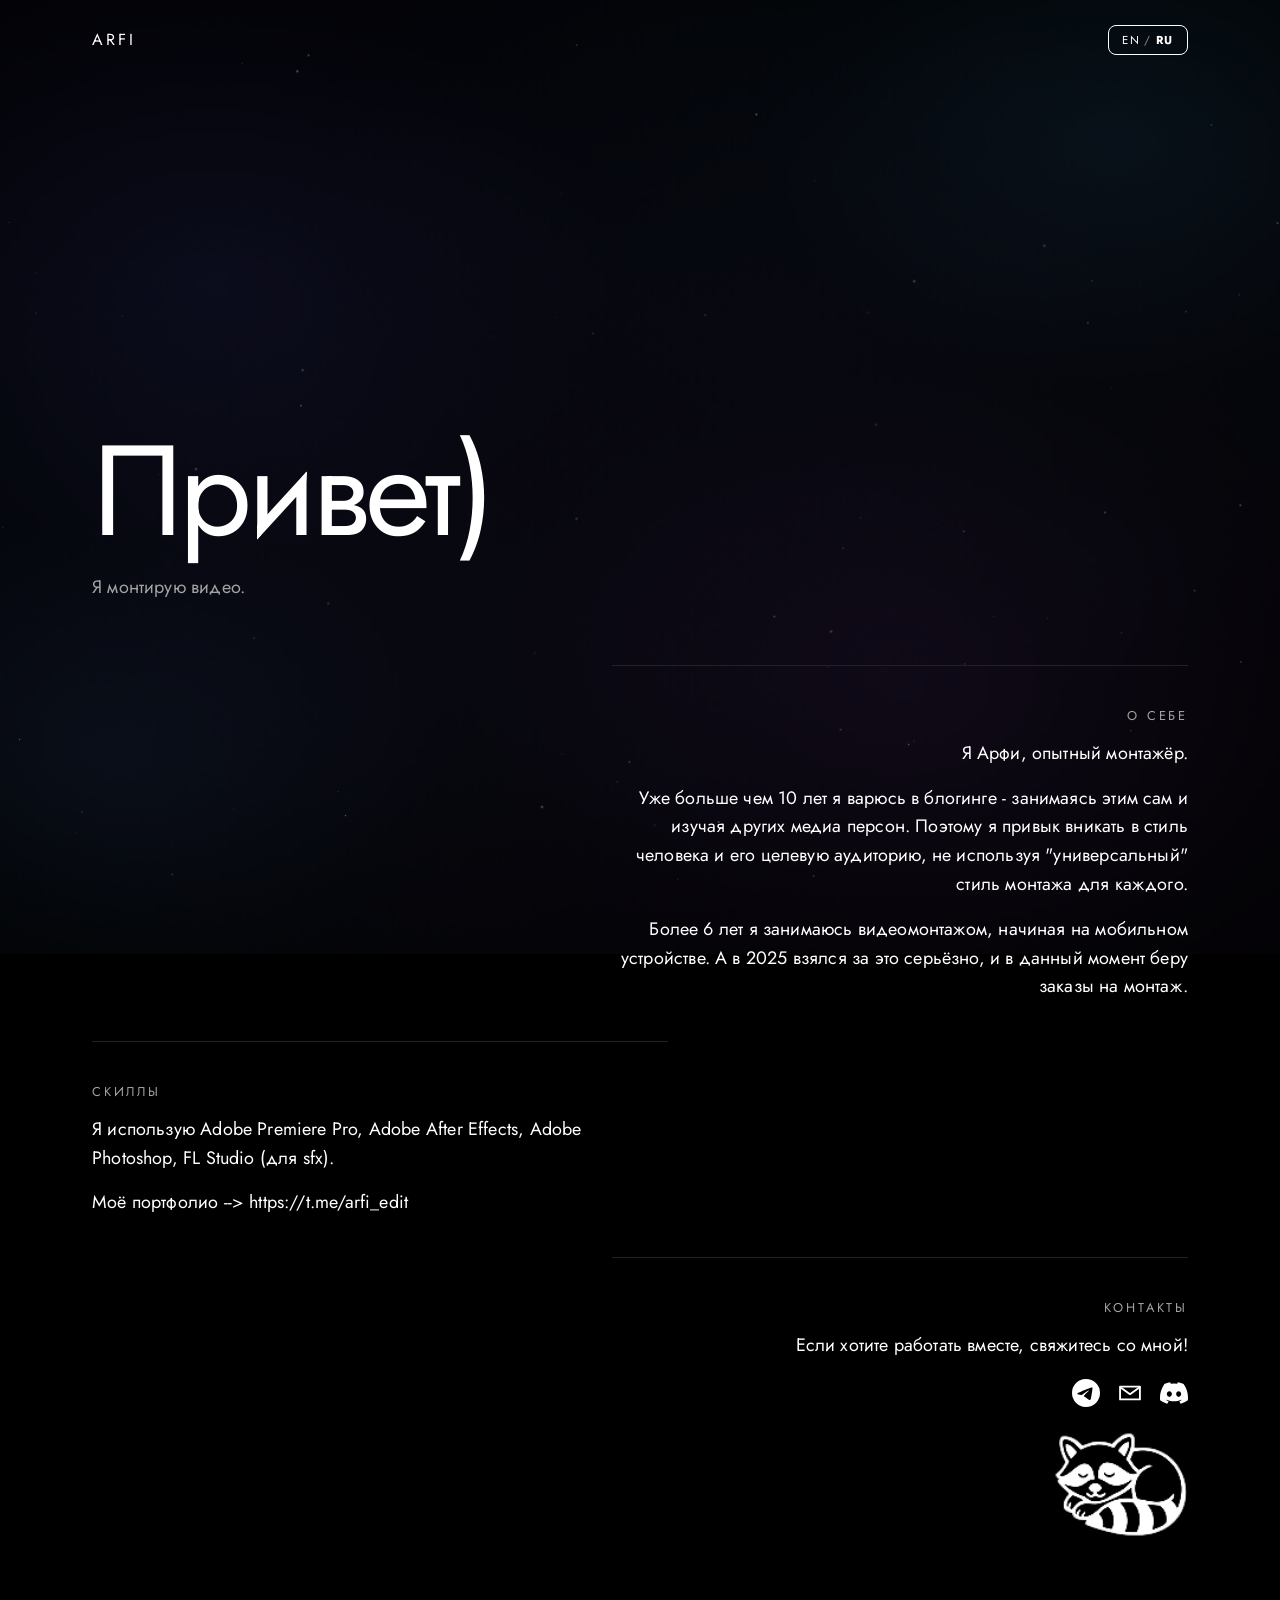
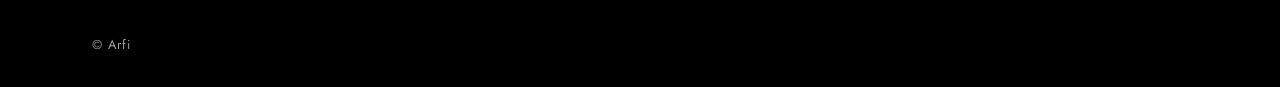
<file: index.html>
<!DOCTYPE html>
<html lang="ru">
  <head>
    <meta charset="UTF-8" />
    <meta name="viewport" content="width=device-width, initial-scale=1.0" />
    <title>Arfi — видеомонтаж</title>
    <meta
      name="description"
      content="Арфи — монтажёр видео. 6+ лет опыта, Adobe Premiere Pro, After Effects, Photoshop. Портфолио и приём заказов на монтаж."
    />
    <meta name="theme-color" content="#000000" />
    <link rel="icon" href="raccoon.png" type="image/png" />

    <meta property="og:type" content="website" />
    <meta property="og:title" content="Arfi — видеомонтаж" />
    <meta
      property="og:description"
      content="Арфи — монтажёр видео. 6+ лет опыта, Adobe Premiere Pro, After Effects, Photoshop. Портфолио и приём заказов на монтаж."
    />
    <meta property="og:image" content="raccoon.png" />
    <meta property="og:locale" content="ru_RU" />
    <meta property="og:locale:alternate" content="en_US" />
    <meta name="twitter:card" content="summary" />

    <link rel="preconnect" href="https://fonts.googleapis.com" />
    <link rel="preconnect" href="https://fonts.gstatic.com" crossorigin />
    <link
      href="https://fonts.googleapis.com/css2?family=Jost:wght@400;700&display=swap"
      rel="stylesheet"
    />
    <link rel="stylesheet" href="styles.css" />
    <script src="effects.js" defer></script>
  </head>
  <body>
    <canvas id="fx-fog" class="fx" aria-hidden="true"></canvas>
    <canvas id="fx-dust" class="fx" aria-hidden="true"></canvas>

    <header class="site-header">
      <a class="logo" href="#">Arfi</a>
      <nav class="nav" aria-label="Language">
        <button
          type="button"
          class="lang-toggle"
          id="lang-toggle"
          aria-label="Language"
        >
          <span data-lang="en">EN</span>
          <span class="lang-sep" aria-hidden="true">/</span>
          <span data-lang="ru" class="is-active">RU</span>
        </button>
      </nav>
    </header>

    <main>
      <section class="hero">
        <h1 data-i18n="headline">Привет)</h1>
        <p class="lede" data-i18n="lede">Я монтирую видео.</p>
      </section>

      <section class="block align-end" id="about">
        <h2 data-i18n="aboutTitle">О себе</h2>
        <div data-i18n-paras="aboutBody">
          <p>Я Арфи, опытный монтажёр.</p>
          <p>
            Уже больше чем 10 лет я варюсь в блогинге - занимаясь этим сам и
            изучая других медиа персон. Поэтому я привык вникать в стиль
            человека и его целевую аудиторию, не используя "универсальный" 
            монтаж для каждого.
          </p>
          <p>
            Более 6 лет я занимаюсь видеомонтажом, начиная на мобильном
            устройстве. В 2025 взялся за это серьёзно, и в
            данный момент беру заказы на монтаж.
          </p>
        </div>
      </section>

      <section class="block align-start" id="skills">
        <h2 data-i18n="skillsTitle">Скиллы</h2>
        <div data-i18n-paras="skillsBody">
          <p>
            Я использую Adobe Premiere Pro, Adobe After Effects, Adobe
            Photoshop, FL Studio (для sfx).
          </p>
          <p>
            Моё портфолио --> <a href="https://t.me/arfi_edit">https://t.me/arfi_edit</a>
          </p>
        </div>
      </section>

      <section class="contact-card align-end" id="contact" data-i18n-attr="aria-label:contactsLabel" aria-label="Контакты">
        <h2 data-i18n="contactsTitle">Контакты</h2>
        <p class="contact-copy" data-i18n="contactsBody">
          Если хотите работать вместе, свяжитесь со мной!
        </p>
        <div class="contacts">
        <a
          class="icon-link"
          href="https://t.me/Arfi1i"
          target="_blank"
          rel="noopener noreferrer"
          data-i18n-attr="aria-label:telegramLabel"
          aria-label="Telegram"
        >
          <svg viewBox="0 0 24 24" aria-hidden="true">
            <path
              fill="currentColor"
              d="M11.944 0A12 12 0 0 0 0 12a12 12 0 0 0 12 12 12 12 0 0 0 12-12A12 12 0 0 0 12 0a12 12 0 0 0-.056 0zm4.962 7.224c.1-.002.321.023.465.14a.506.506 0 0 1 .171.325c.016.093.036.306.02.472-.18 1.898-.962 6.502-1.36 8.627-.168.9-.499 1.201-.82 1.23-.696.065-1.225-.46-1.9-.902-1.056-.693-1.653-1.124-2.678-1.8-1.185-.78-.417-1.21.258-1.91.177-.184 3.247-2.977 3.307-3.23.007-.032.014-.15-.056-.212s-.174-.041-.249-.024c-.106.024-1.793 1.14-5.061 3.345-.48.33-.913.49-1.302.48-.428-.008-1.252-.241-1.865-.44-.752-.245-1.349-.374-1.297-.789.027-.216.325-.437.893-.663 3.498-1.524 5.83-2.529 6.998-3.014 3.332-1.386 4.025-1.627 4.476-1.635z"
            />
          </svg>
        </a>
        <a
          class="icon-link"
          href="mailto:arrrfi1i@gmail.com"
          data-i18n-attr="aria-label:emailLabel"
          aria-label="Email"
        >
          <svg viewBox="0 0 24 24" aria-hidden="true">
            <path
              fill="none"
              stroke="currentColor"
              stroke-width="1.6"
              stroke-linejoin="round"
              d="M3.5 6.5h17v11h-17z"
            />
            <path
              fill="none"
              stroke="currentColor"
              stroke-width="1.6"
              stroke-linecap="round"
              stroke-linejoin="round"
              d="M4 7.2 12 13l8-5.8"
            />
          </svg>
        </a>
        <a
          class="icon-link"
          href="https://discord.com/users/1107231272473993296"
          target="_blank"
          rel="noopener noreferrer"
          data-i18n-attr="aria-label:discordLabel"
          aria-label="Discord"
        >
          <svg viewBox="0 0 24 24" aria-hidden="true">
            <path
              fill="currentColor"
              d="M20.317 4.37a19.8 19.8 0 0 0-4.885-1.515.074.074 0 0 0-.079.037c-.21.375-.444.864-.608 1.25a18.3 18.3 0 0 0-5.487 0 12.6 12.6 0 0 0-.617-1.25.077.077 0 0 0-.079-.037A19.7 19.7 0 0 0 3.677 4.37a.07.07 0 0 0-.032.027C.533 9.046-.32 13.58.099 18.057a.082.082 0 0 0 .031.057 19.9 19.9 0 0 0 5.993 3.03.078.078 0 0 0 .084-.028 14 14 0 0 0 1.226-1.994.076.076 0 0 0-.041-.106 13.1 13.1 0 0 1-1.872-.892.077.077 0 0 1-.008-.128 10.2 10.2 0 0 0 .372-.292.074.074 0 0 1 .077-.01c3.928 1.793 8.18 1.793 12.062 0a.074.074 0 0 1 .078.01c.12.098.246.198.373.292a.077.077 0 0 1-.006.127 12.3 12.3 0 0 1-1.873.892.077.077 0 0 0-.041.107c.36.698.772 1.362 1.225 1.993a.076.076 0 0 0 .084.028 19.8 19.8 0 0 0 6.002-3.03.077.077 0 0 0 .032-.054c.5-5.177-.838-9.674-3.549-13.66a.06.06 0 0 0-.031-.03zM8.02 15.331c-1.183 0-2.157-1.085-2.157-2.419 0-1.333.956-2.419 2.157-2.419 1.211 0 2.176 1.096 2.157 2.42 0 1.333-.956 2.418-2.157 2.418m7.975 0c-1.183 0-2.157-1.085-2.157-2.419 0-1.333.955-2.419 2.157-2.419 1.21 0 2.176 1.096 2.157 2.42 0 1.333-.946 2.418-2.157 2.418"
            />
          </svg>
        </a>
        </div>
        <img
          class="raccoon"
          src="raccoon.png"
          alt=""
          width="115"
          height="91"
        />
      </section>
    </main>

    <footer class="site-footer">
      <p data-i18n="footer">© Arfi</p>
    </footer>

    <script src="script.js"></script>
  </body>
</html>
</file>
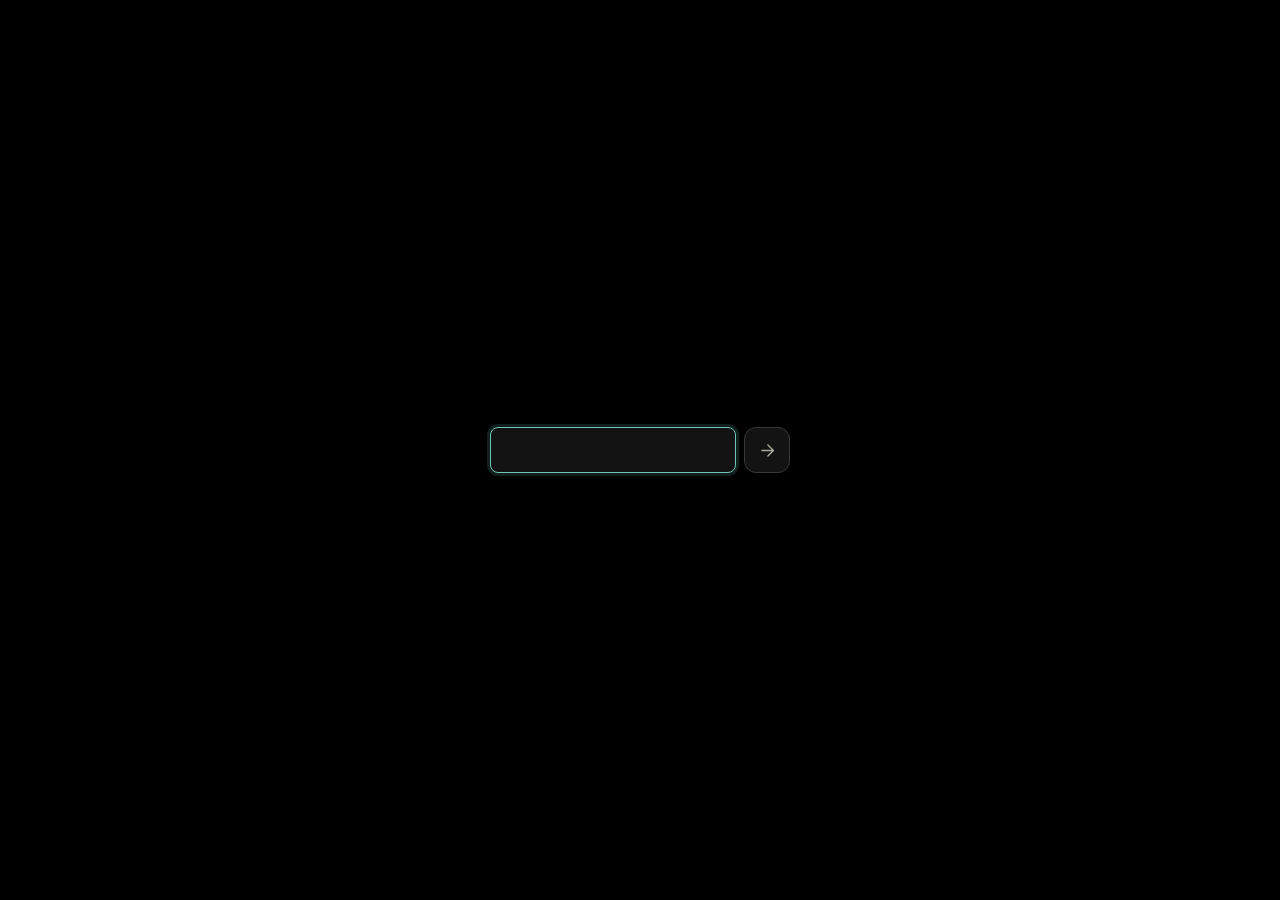
<file: byak/index.html>
<!doctype html>
<html lang="ru">
<head>
<meta charset="utf-8">
<meta name="viewport" content="width=device-width, initial-scale=1, viewport-fit=cover">
<title>byak</title>
<meta name="robots" content="noindex, nofollow">
<meta name="theme-color" content="#f4f1ea" media="(prefers-color-scheme: light)">
<meta name="theme-color" content="#12140f" media="(prefers-color-scheme: dark)">
<meta name="mobile-web-app-capable" content="yes">
<meta name="apple-mobile-web-app-capable" content="yes">
<meta name="apple-mobile-web-app-status-bar-style" content="default">
<meta name="apple-mobile-web-app-title" content="byak">
<link rel="manifest" href="./manifest.webmanifest">
<link rel="apple-touch-icon" href="./icons/apple-touch-icon.png">
<link rel="stylesheet" href="./styles.css?v=1795445576">
<script>
  // Тема применяется до первой отрисовки — без вспышки белого
  (function () {
    var saved = null;
    try { saved = localStorage.getItem('byak.theme'); } catch (e) {}
    var theme = saved || 'auto';
    document.documentElement.dataset.theme = theme;
  })();
</script>
</head>
<body>

<div class="gate" id="gate" hidden>
  <form class="gate__card" id="gate-form" autocomplete="off">
    <input class="gate__input" id="gate-input" type="password" inputmode="text"
           autocomplete="current-password" autocapitalize="off" spellcheck="false"
           enterkeyhint="go" aria-label="Код доступа" required>
    <button class="gate__submit" type="submit" aria-label="Войти">
      <svg viewBox="0 0 24 24" aria-hidden="true"><path d="M5 12h13.5M12.5 5l7 7-7 7"/></svg>
    </button>
    <p class="gate__error" id="gate-error" role="alert" hidden>Нет.</p>
  </form>
</div>

<div class="shell" id="shell" hidden>

  <header class="topbar">
    <div class="topbar__text">
      <p class="eyebrow" id="eyebrow">Сегодня</p>
      <h1 class="display" id="heading">byak</h1>
    </div>
    <div class="topbar__actions">
      <button class="icon-btn" id="theme-btn" type="button" aria-label="Сменить тему" title="Сменить тему">
        <svg class="icon icon--sun" viewBox="0 0 24 24" aria-hidden="true"><circle cx="12" cy="12" r="4.2"/><path d="M12 2.5v2M12 19.5v2M2.5 12h2M19.5 12h2M5.2 5.2l1.4 1.4M17.4 17.4l1.4 1.4M18.8 5.2l-1.4 1.4M6.6 17.4l-1.4 1.4"/></svg>
        <svg class="icon icon--moon" viewBox="0 0 24 24" aria-hidden="true"><path d="M20 14.5A8.5 8.5 0 019.5 4a8.5 8.5 0 1010.5 10.5z"/></svg>
        <svg class="icon icon--auto" viewBox="0 0 24 24" aria-hidden="true"><circle cx="12" cy="12" r="8.5"/><path d="M12 3.5a8.5 8.5 0 000 17z" fill="currentColor" stroke="none"/></svg>
      </button>
    </div>
  </header>

  <p class="offline-note" id="offline-note" hidden>Нет сети. Отметки сохранятся и уйдут, когда связь вернётся.</p>
  <p class="offline-note offline-note--error" id="error-note" hidden>
    <span id="error-text">Не удалось загрузить данные.</span>
    <button class="link-btn" id="retry-btn" type="button">Повторить</button>
  </p>
  <p class="demo-note" id="demo-note" hidden>
    Демо-режим: показаны примеры. Заполните <code>config.js</code> ключами Supabase — данные появятся сами.
  </p>

  <main class="views" id="views">

    <!-- view -->
    <section class="view" id="view-tasks" aria-labelledby="heading">
      <div class="summary" id="summary"></div>
      <div class="segmented" role="tablist" aria-label="Фильтр дел">
        <button class="segmented__btn is-active" data-filter="active" role="tab" aria-selected="true">Активные</button>
        <button class="segmented__btn" data-filter="all" role="tab" aria-selected="false">Все</button>
        <button class="segmented__btn" data-filter="done" role="tab" aria-selected="false">Сделано</button>
      </div>
      <div id="tasks-list" class="stack"></div>
    </section>

    <!-- view -->
    <section class="view" id="view-diary" hidden aria-labelledby="heading">
      <div id="diary-list" class="stack"></div>
    </section>

    <!-- view -->
    <section class="view" id="view-reports" hidden aria-labelledby="heading">
      <div id="reports-list" class="stack"></div>
    </section>

  </main>

  <nav class="tabbar" aria-label="Разделы">
    <button class="tabbar__btn is-active" data-view="tasks" type="button" aria-label="Раздел 1">
      <svg class="tabbar__icon" viewBox="0 0 24 24" aria-hidden="true"><path d="M4.5 6.5l2 2 3.5-4M4.5 13.5l2 2 3.5-4M13.5 7h6M13.5 14h6M13.5 20h6M4.5 19.5h5"/></svg>
    </button>
    <button class="tabbar__btn" data-view="diary" type="button" aria-label="Раздел 2">
      <svg class="tabbar__icon" viewBox="0 0 24 24" aria-hidden="true"><path d="M5 4.5h9.5A2.5 2.5 0 0117 7v13H7.5A2.5 2.5 0 015 17.5v-13z"/><path d="M17 8.5h2v11.5h-2M8.5 9h5M8.5 12.5h5"/></svg>
    </button>
    <button class="tabbar__btn" data-view="reports" type="button" aria-label="Раздел 3">
      <svg class="tabbar__icon" viewBox="0 0 24 24" aria-hidden="true"><path d="M6 20V10M12 20V4.5M18 20v-6.5"/></svg>
    </button>
  </nav>

</div>

<div class="modal" id="modal" hidden>
  <div class="modal__scrim" data-close="1"></div>
  <div class="modal__sheet" role="dialog" aria-modal="true" aria-labelledby="modal-title">
    <div class="modal__grab" aria-hidden="true"></div>
    <div class="modal__head">
      <div class="modal__headText">
        <p class="eyebrow" id="modal-meta"></p>
        <h2 class="modal__title" id="modal-title"></h2>
      </div>
      <button class="icon-btn icon-btn--ghost" id="modal-close" type="button" aria-label="Закрыть">
        <svg class="icon" viewBox="0 0 24 24" aria-hidden="true"><path d="M6 6l12 12M18 6L6 18"/></svg>
      </button>
    </div>
    <div class="modal__body prose" id="modal-body"></div>
  </div>
</div>

<div class="toast" id="toast" role="status" aria-live="polite" hidden></div>

<script src="./vendor/supabase.js" defer></script>
<script src="./config.js?v=1795445576" defer></script>
<script src="./app.js?v=1795445576" defer></script>
</body>
</html>
</file>
<file: styles.css>
:root {
  color-scheme: dark;
  --bg: #000;
  --fg: #fff;
  --muted: #a3a3a3;
}

*,
*::before,
*::after {
  box-sizing: border-box;
}

html,
body {
  margin: 0;
  min-height: 100%;
}

body {
  background: var(--bg);
  color: var(--fg);
  font-family: Jost, sans-serif;
  font-size: 1.125rem;
  line-height: 1.6;
  letter-spacing: 0.01em;
}

a {
  color: inherit;
  text-decoration: none;
}

.site-header {
  display: flex;
  align-items: center;
  justify-content: space-between;
  padding: 1.5rem 1.75rem;
  max-width: 72rem;
  margin: 0 auto;
  position: relative;
  z-index: 1;
}

/* Ambient background: barely-there nebula + drifting dust */
.fx {
  position: fixed;
  inset: 0;
  width: 100%;
  height: 100%;
  pointer-events: none;
  z-index: 0;
}

#fx-fog {
  opacity: 0.38;
  transform: scale(1.12);
  transform-origin: center;
}

#fx-dust {
  opacity: 0.85;
}

main,
.site-footer {
  position: relative;
  z-index: 1;
}

.logo {
  font-size: 1rem;
  letter-spacing: 0.18em;
  text-transform: uppercase;
}

.lang-toggle {
  appearance: none;
  display: inline-flex;
  align-items: center;
  gap: 0.35em;
  background: transparent;
  border: 1px solid var(--fg);
  border-radius: 0.5rem;
  color: var(--fg);
  cursor: pointer;
  font-family: inherit;
  font-size: 0.72rem;
  font-weight: 400;
  letter-spacing: 0.12em;
  padding: 0.4rem 0.85rem;
  text-transform: uppercase;
}

.lang-toggle:focus-visible {
  outline: 2px solid var(--fg);
  outline-offset: 3px;
}

.lang-toggle [data-lang] {
  font-weight: 400;
}

.lang-toggle [data-lang].is-active {
  font-weight: 700;
}

.lang-sep {
  font-weight: 400;
  opacity: 0.55;
}

main {
  max-width: 72rem;
  margin: 0 auto;
  padding: 4rem 1.75rem 6rem;
}

.hero {
  min-height: 58vh;
  display: flex;
  flex-direction: column;
  justify-content: flex-end;
  padding-bottom: 4rem;
}

h1 {
  margin: 0;
  font-size: clamp(3.5rem, 12vw, 8rem);
  font-weight: 400;
  letter-spacing: -0.04em;
  line-height: 0.9;
}

.lede {
  margin: 1.5rem 0 0;
  max-width: 28rem;
  color: var(--muted);
}

.block {
  border-top: 1px solid #222;
  padding: 2.5rem 0;
  max-width: 36rem;
}

.align-end {
  margin-left: auto;
  text-align: right;
}

.align-start {
  margin-right: auto;
  text-align: left;
}

h2 {
  margin: 0 0 0.75rem;
  font-size: 0.8rem;
  font-weight: 400;
  letter-spacing: 0.22em;
  text-transform: uppercase;
  color: var(--muted);
}

.block p {
  margin: 0;
}

.block p + p {
  margin-top: 1rem;
}

.contact-card {
  border-top: 1px solid #222;
  padding: 2.5rem 0 0;
  max-width: 36rem;
}

.contact-copy {
  margin: 0 0 1.25rem;
}

.contacts {
  display: flex;
  gap: 1rem;
  justify-content: flex-end;
}

.raccoon {
  display: block;
  margin: 1.5rem 0 0 auto;
  width: 8.5rem;
  height: auto;
  aspect-ratio: 115 / 91;
}

.icon-link {
  display: inline-flex;
  color: var(--fg);
  width: 1.75rem;
  height: 1.75rem;
}

.icon-link svg {
  width: 100%;
  height: 100%;
  display: block;
}

.icon-link:hover,
.icon-link:focus-visible {
  opacity: 0.55;
  outline: none;
}

.site-footer {
  max-width: 72rem;
  margin: 0 auto;
  padding: 0 1.75rem 2rem;
  color: var(--muted);
  font-size: 0.8rem;
  letter-spacing: 0.08em;
}

.site-footer p {
  margin: 0;
}
</file>
<file: byak/styles.css>
/* ============================================================
   byak — styles
   Warm paper, deep green accent, large tap targets.
   ============================================================ */

/* ---------- tokens ---------- */
:root {
  color-scheme: light;

  --bg: #f5f2ea;
  --bg-deep: #efeade;
  --surface: #fffdf8;
  --surface-2: #eeeade;
  --surface-3: #e6e1d3;
  --ink: #1d2018;
  --ink-soft: #565c50;
  --muted: #666c5e;
  --line: #e2dccd;
  --line-strong: #d3ccba;

  --accent: #1f6b5e;
  --accent-hover: #185548;
  --accent-soft: #dcebe5;
  --accent-ink: #ffffff;
  --gold: #a97c31;
  --danger: #a4462f;

  --shadow-sm: 0 1px 2px rgb(35 38 28 / .05);
  --shadow-md: 0 2px 4px rgb(35 38 28 / .05), 0 10px 24px -12px rgb(35 38 28 / .18);
  --shadow-lg: 0 24px 60px -24px rgb(20 24 16 / .35);

  --radius-sm: 10px;
  --radius: 16px;
  --radius-lg: 22px;
  --radius-xl: 28px;

  --font-sans: -apple-system, BlinkMacSystemFont, "Segoe UI", Roboto, "Helvetica Neue", Arial, sans-serif;
  --font-serif: "Iowan Old Style", "Palatino Linotype", Palatino, "Book Antiqua", Georgia, serif;

  --pad: clamp(16px, 4.6vw, 24px);
  --tabbar-h: 64px;
  --ease: cubic-bezier(.32, .72, 0, 1);
}

html[data-theme="dark"] {
  color-scheme: dark;

  --bg: #0f120f;
  --bg-deep: #0b0e0b;
  --surface: #181b17;
  --surface-2: #20241f;
  --surface-3: #282d27;
  --ink: #eceadd;
  --ink-soft: #a9ada0;
  --muted: #858a7d;
  --line: #2a2f29;
  --line-strong: #3a4038;

  --accent: #6ec5b1;
  --accent-hover: #86d7c3;
  --accent-soft: #1d302a;
  --accent-ink: #0d1a16;
  --gold: #d0a860;
  --danger: #e28a71;

  --shadow-sm: 0 1px 2px rgb(0 0 0 / .3);
  --shadow-md: 0 2px 6px rgb(0 0 0 / .3), 0 14px 30px -14px rgb(0 0 0 / .6);
  --shadow-lg: 0 30px 70px -30px rgb(0 0 0 / .8);
}

@media (prefers-color-scheme: dark) {
  html[data-theme="auto"] {
    color-scheme: dark;
    --bg: #0f120f;
    --bg-deep: #0b0e0b;
    --surface: #181b17;
    --surface-2: #20241f;
    --surface-3: #282d27;
    --ink: #eceadd;
    --ink-soft: #a9ada0;
    --muted: #858a7d;
    --line: #2a2f29;
    --line-strong: #3a4038;
    --accent: #6ec5b1;
    --accent-hover: #86d7c3;
    --accent-soft: #1d302a;
    --accent-ink: #0d1a16;
    --gold: #d0a860;
    --danger: #e28a71;
    --shadow-sm: 0 1px 2px rgb(0 0 0 / .3);
    --shadow-md: 0 2px 6px rgb(0 0 0 / .3), 0 14px 30px -14px rgb(0 0 0 / .6);
    --shadow-lg: 0 30px 70px -30px rgb(0 0 0 / .8);
  }
}

/* ---------- base ---------- */
*, *::before, *::after { box-sizing: border-box; }

[hidden] { display: none !important; }

html { -webkit-text-size-adjust: 100%; }

body {
  margin: 0;
  min-height: 100dvh;
  background-color: var(--bg);
  background-image:
    radial-gradient(120% 70% at 100% 0%, color-mix(in srgb, var(--accent) 7%, transparent), transparent 60%),
    radial-gradient(90% 60% at -10% 10%, color-mix(in srgb, var(--gold) 8%, transparent), transparent 55%);
  background-attachment: fixed;
  color: var(--ink);
  font-family: var(--font-sans);
  font-size: 16px;
  line-height: 1.5;
  -webkit-font-smoothing: antialiased;
  -webkit-tap-highlight-color: transparent;
  overscroll-behavior-y: none;
}

h1, h2, h3, p { margin: 0; }
button { font: inherit; color: inherit; }

.icon {
  width: 22px; height: 22px;
  fill: none;
  stroke: currentColor;
  stroke-width: 1.6;
  stroke-linecap: round;
  stroke-linejoin: round;
}

.shell {
  max-width: 640px;
  margin: 0 auto;
  padding: 0 var(--pad) calc(var(--tabbar-h) + 40px + env(safe-area-inset-bottom));
}

/* ---------- top bar ---------- */
.topbar {
  position: sticky;
  top: 0;
  z-index: 20;
  display: flex;
  align-items: flex-start;
  gap: 12px;
  padding: calc(14px + env(safe-area-inset-top)) 0 12px;
  background: linear-gradient(to bottom, var(--bg) 60%, color-mix(in srgb, var(--bg) 70%, transparent));
  backdrop-filter: blur(8px);
}

.topbar__text { flex: 1; min-width: 0; }
.topbar__actions { display: flex; gap: 8px; padding-top: 4px; }

.eyebrow {
  font-size: 12px;
  font-weight: 600;
  letter-spacing: .1em;
  text-transform: uppercase;
  color: var(--muted);
}

.display {
  font-family: var(--font-serif);
  font-size: clamp(27px, 7.4vw, 34px);
  font-weight: 600;
  letter-spacing: -.015em;
  line-height: 1.15;
  margin-top: 2px;
}

.icon-btn {
  display: grid;
  place-items: center;
  width: 42px; height: 42px;
  border: 1px solid var(--line);
  border-radius: 13px;
  background: var(--surface);
  color: var(--ink-soft);
  box-shadow: var(--shadow-sm);
  cursor: pointer;
  transition: background .18s var(--ease), color .18s var(--ease), transform .18s var(--ease);
}
.icon-btn:active { transform: scale(.94); }
.icon-btn:hover { color: var(--ink); background: var(--surface-2); }
.icon-btn--ghost { border-color: transparent; background: transparent; box-shadow: none; }

.icon--sun, .icon--moon, .icon--auto { display: none; }
html[data-theme="light"] .icon--sun { display: block; }
html[data-theme="dark"] .icon--moon { display: block; }
html[data-theme="auto"] .icon--auto { display: block; }

/* ---------- notices ---------- */
.offline-note, .demo-note {
  margin: 4px 0 14px;
  padding: 10px 14px;
  border-radius: var(--radius-sm);
  font-size: 13px;
  line-height: 1.45;
  color: var(--ink-soft);
  background: var(--surface-2);
  border: 1px dashed var(--line-strong);
}
.offline-note { background: color-mix(in srgb, var(--gold) 12%, var(--surface)); border-color: color-mix(in srgb, var(--gold) 34%, var(--line)); }
.offline-note--error {
  display: flex;
  align-items: center;
  justify-content: space-between;
  gap: 12px;
  background: color-mix(in srgb, var(--danger) 10%, var(--surface));
  border-color: color-mix(in srgb, var(--danger) 30%, var(--line));
  color: color-mix(in srgb, var(--danger) 80%, var(--ink));
}
.link-btn {
  flex: none;
  padding: 3px 8px;
  border: 1px solid currentColor;
  border-radius: 8px;
  background: transparent;
  font-size: 12.5px;
  font-weight: 650;
  color: inherit;
  cursor: pointer;
}
.link-btn:active { opacity: .7; }

/* Loading skeletons */
.skeleton {
  height: 74px;
  border-radius: var(--radius);
  border: 1px solid var(--line);
  background:
    linear-gradient(100deg,
      color-mix(in srgb, var(--surface) 92%, var(--line)) 30%,
      var(--surface-2) 48%,
      color-mix(in srgb, var(--surface) 92%, var(--line)) 66%);
  background-size: 220% 100%;
  animation: shimmer 1.5s linear infinite;
}
.skeleton--tall { height: 132px; }
@keyframes shimmer {
  from { background-position: 140% 0; }
  to   { background-position: -60% 0; }
}
@media (prefers-reduced-motion: reduce) {
  .skeleton { animation: none; }
}
.demo-note code {
  font-size: 12px;
  padding: 1px 5px;
  border-radius: 5px;
  background: var(--surface-3);
  color: var(--ink);
}

/* ---------- summary ---------- */
.summary {
  display: flex;
  flex-wrap: wrap;
  gap: 8px;
  margin: 6px 0 14px;
}
.summary:empty { display: none; }

.stat {
  display: inline-flex;
  align-items: baseline;
  gap: 6px;
  padding: 7px 12px;
  border-radius: 999px;
  background: var(--surface);
  border: 1px solid var(--line);
  font-size: 13px;
  color: var(--ink-soft);
  box-shadow: var(--shadow-sm);
}
.stat b {
  font-family: var(--font-serif);
  font-size: 16px;
  font-weight: 600;
  color: var(--ink);
  font-variant-numeric: tabular-nums;
}
.stat--hot { border-color: color-mix(in srgb, var(--danger) 30%, var(--line)); }
.stat--hot b { color: var(--danger); }
.stat--good { border-color: color-mix(in srgb, var(--accent) 30%, var(--line)); }
.stat--good b { color: var(--accent); }

/* ---------- filter ---------- */
.segmented {
  display: grid;
  grid-template-columns: repeat(3, 1fr);
  gap: 3px;
  padding: 3px;
  margin-bottom: 20px;
  border-radius: 13px;
  background: var(--surface-2);
  border: 1px solid var(--line);
}
.segmented__btn {
  padding: 9px 6px;
  border: 0;
  border-radius: 10px;
  background: transparent;
  color: var(--ink-soft);
  font-size: 13.5px;
  font-weight: 550;
  cursor: pointer;
  transition: background .2s var(--ease), color .2s var(--ease), box-shadow .2s var(--ease);
}
.segmented__btn.is-active {
  background: var(--surface);
  color: var(--ink);
  box-shadow: var(--shadow-sm);
}

/* ---------- lists ---------- */
.stack { display: flex; flex-direction: column; gap: 10px; }

.group { margin-top: 22px; }
.group:first-child { margin-top: 0; }

.group__head {
  display: flex;
  align-items: center;
  gap: 9px;
  margin-bottom: 9px;
  padding: 0 2px;
}
.group__title {
  font-size: 12px;
  font-weight: 650;
  letter-spacing: .09em;
  text-transform: uppercase;
  color: var(--muted);
}
.group__count {
  font-size: 11px;
  font-variant-numeric: tabular-nums;
  color: var(--muted);
  padding: 1px 7px;
  border-radius: 999px;
  background: var(--surface-2);
}
.group__title--hot { color: var(--danger); }

/* ---------- card ---------- */
.task {
  display: flex;
  align-items: flex-start;
  gap: 13px;
  padding: 13px 15px;
  border-radius: var(--radius);
  background: var(--surface);
  border: 1px solid var(--line);
  box-shadow: var(--shadow-sm);
  cursor: pointer;
  text-align: left;
  width: 100%;
  animation: rise .34s var(--ease) both;
  animation-delay: calc(var(--i, 0) * 26ms);
  transition: border-color .2s var(--ease), transform .16s var(--ease), background .2s var(--ease);
}
.task:hover { border-color: var(--line-strong); }
.task:active { transform: scale(.995); }

@keyframes rise {
  from { opacity: 0; transform: translateY(7px); }
  to   { opacity: 1; transform: none; }
}

.task__check {
  flex: none;
  position: relative;
  width: 25px; height: 25px;
  margin-top: 1px;
  border: 1.6px solid var(--line-strong);
  border-radius: 9px;
  background: var(--surface);
  display: grid;
  place-items: center;
  transition: background .22s var(--ease), border-color .22s var(--ease), transform .18s var(--ease);
}
.task:hover .task__check { border-color: var(--accent); }
.task__check svg {
  width: 15px; height: 15px;
  fill: none;
  stroke: var(--accent-ink);
  stroke-width: 2.6;
  stroke-linecap: round;
  stroke-linejoin: round;
  stroke-dasharray: 18;
  stroke-dashoffset: 18;
  transition: stroke-dashoffset .28s var(--ease) .05s;
}

.task__body { flex: 1; min-width: 0; }

.task__title {
  font-size: 15.5px;
  line-height: 1.38;
  overflow-wrap: anywhere;
}

.task__note {
  margin-top: 3px;
  font-size: 13px;
  line-height: 1.42;
  color: var(--ink-soft);
  display: -webkit-box;
  -webkit-line-clamp: 2;
  -webkit-box-orient: vertical;
  overflow: hidden;
}

.task__meta {
  display: flex;
  flex-wrap: wrap;
  align-items: center;
  gap: 6px;
  margin-top: 7px;
  font-size: 12px;
  color: var(--muted);
}
.chip {
  display: inline-flex;
  align-items: center;
  gap: 4px;
  padding: 2px 8px;
  border-radius: 999px;
  background: var(--surface-2);
  font-size: 11.5px;
  font-weight: 550;
  color: var(--ink-soft);
  white-space: nowrap;
}
.chip--cat { background: var(--accent-soft); color: color-mix(in srgb, var(--accent) 78%, var(--ink)); }
.chip--today { background: color-mix(in srgb, var(--accent) 16%, var(--surface-2)); color: color-mix(in srgb, var(--accent) 85%, var(--ink)); }
.chip--late { background: color-mix(in srgb, var(--danger) 14%, var(--surface-2)); color: color-mix(in srgb, var(--danger) 85%, var(--ink)); }
.chip--prio { background: color-mix(in srgb, var(--gold) 18%, var(--surface-2)); color: color-mix(in srgb, var(--gold) 60%, var(--ink)); }
.chip--id { font-variant-numeric: tabular-nums; }

/* done */
.task.is-done .task__check {
  background: var(--accent);
  border-color: var(--accent);
}
.task.is-done .task__check svg { stroke-dashoffset: 0; }
.task.is-done .task__title {
  color: var(--muted);
  text-decoration: line-through;
  text-decoration-color: color-mix(in srgb, var(--muted) 60%, transparent);
  text-decoration-thickness: 1.5px;
}
.task.is-done .task__note { opacity: .55; }
.task.is-done { background: color-mix(in srgb, var(--surface) 55%, var(--bg)); box-shadow: none; }

/* ---------- long card ---------- */
.entry {
  position: relative;
  padding: 16px 17px 15px 21px;
  border-radius: var(--radius);
  background: var(--surface);
  border: 1px solid var(--line);
  box-shadow: var(--shadow-sm);
  text-align: left;
  width: 100%;
  cursor: pointer;
  animation: rise .34s var(--ease) both;
  animation-delay: calc(var(--i, 0) * 30ms);
  transition: border-color .2s var(--ease);
}
.entry::before {
  content: "";
  position: absolute;
  left: 0; top: 14px; bottom: 14px;
  width: 3px;
  border-radius: 0 3px 3px 0;
  background: var(--accent);
  opacity: .5;
}
.entry:hover { border-color: var(--line-strong); }

.entry__top {
  display: flex;
  align-items: center;
  gap: 8px;
  margin-bottom: 6px;
}
.entry__date {
  font-size: 11.5px;
  font-weight: 650;
  letter-spacing: .07em;
  text-transform: uppercase;
  color: var(--accent);
}
.entry__mood { font-size: 14px; line-height: 1; }
.entry__title {
  font-family: var(--font-serif);
  font-size: 18px;
  font-weight: 600;
  line-height: 1.28;
  margin-bottom: 5px;
}
.entry__body {
  font-size: 14.5px;
  line-height: 1.55;
  color: var(--ink-soft);
  white-space: pre-wrap;
  display: -webkit-box;
  -webkit-line-clamp: 4;
  -webkit-box-orient: vertical;
  overflow: hidden;
}
.entry__tags { display: flex; flex-wrap: wrap; gap: 5px; margin-top: 9px; }

/* ---------- wide card ---------- */
.report {
  padding: 17px 18px;
  border-radius: var(--radius);
  background: var(--surface);
  border: 1px solid var(--line);
  box-shadow: var(--shadow-sm);
  text-align: left;
  width: 100%;
  cursor: pointer;
  animation: rise .34s var(--ease) both;
  animation-delay: calc(var(--i, 0) * 30ms);
  transition: border-color .2s var(--ease);
}
.report:hover { border-color: var(--line-strong); }
.report__meta {
  display: flex;
  align-items: center;
  gap: 7px;
  margin-bottom: 7px;
  font-size: 11.5px;
  font-weight: 600;
  letter-spacing: .06em;
  text-transform: uppercase;
  color: var(--muted);
}
.report__meta .dot { width: 3px; height: 3px; border-radius: 50%; background: currentColor; opacity: .6; }
.report__title {
  font-family: var(--font-serif);
  font-size: 19px;
  font-weight: 600;
  line-height: 1.28;
}
.report__excerpt {
  margin-top: 6px;
  font-size: 14px;
  line-height: 1.5;
  color: var(--ink-soft);
  display: -webkit-box;
  -webkit-line-clamp: 3;
  -webkit-box-orient: vertical;
  overflow: hidden;
}

/* ---------- empty ---------- */
.empty {
  display: grid;
  justify-items: center;
  gap: 12px;
  padding: 46px 20px 40px;
  text-align: center;
  color: var(--muted);
}
.empty__mark {
  display: grid;
  place-items: center;
  width: 62px; height: 62px;
  border-radius: 22px;
  border: 1.5px dashed var(--line-strong);
  color: var(--line-strong);
}
.empty__mark svg { width: 26px; height: 26px; }
.empty__title { font-family: var(--font-serif); font-size: 17px; color: var(--ink-soft); }
.empty__hint { font-size: 13.5px; line-height: 1.5; max-width: 30ch; }

/* ---------- tabs ---------- */
.tabbar {
  position: fixed;
  left: 0; right: 0; bottom: 0;
  z-index: 30;
  display: grid;
  grid-template-columns: repeat(3, 1fr);
  gap: 4px;
  max-width: 640px;
  margin: 0 auto;
  padding: 8px var(--pad) calc(8px + env(safe-area-inset-bottom));
  background: color-mix(in srgb, var(--bg) 82%, transparent);
  backdrop-filter: blur(16px) saturate(1.4);
  border-top: 1px solid var(--line);
}
.tabbar__btn {
  display: grid;
  justify-items: center;
  gap: 3px;
  padding: 7px 4px 6px;
  border: 0;
  border-radius: 12px;
  background: transparent;
  color: var(--muted);
  font-size: 11px;
  font-weight: 600;
  letter-spacing: .01em;
  cursor: pointer;
  transition: color .2s var(--ease), background .2s var(--ease);
}
.tabbar__icon {
  width: 23px; height: 23px;
  fill: none;
  stroke: currentColor;
  stroke-width: 1.65;
  stroke-linecap: round;
  stroke-linejoin: round;
  transition: transform .26s var(--ease);
}
.tabbar__btn.is-active { color: color-mix(in srgb, var(--accent) 82%, var(--ink)); background: var(--accent-soft); }
.tabbar__btn.is-active .tabbar__icon { transform: translateY(-1px) scale(1.04); }

/* ---------- sign-in ---------- */
/* Signed out: solid black, no gradient, even in light theme. */
html.is-gate {
  color-scheme: dark;
  background: #000;
  --bg: #000;
  --bg-deep: #000;
  --surface: #131313;
  --surface-2: #1b1b1b;
  --surface-3: #232323;
  --ink: #eceadd;
  --ink-soft: #a9ada0;
  --muted: #858a7d;
  --line: #242424;
  --line-strong: #383838;
  --accent: #6ec5b1;
  --accent-soft: #1d302a;
  --accent-ink: #0d1a16;
  --danger: #e28a71;
}
html.is-gate body {
  background-color: #000;
  background-image: none;
}

.gate {
  display: grid;
  place-items: center;
  min-height: 100dvh;
  padding: var(--pad);
}
.gate__card {
  display: grid;
  grid-template-columns: minmax(0, 1fr) auto;
  gap: 8px;
  width: min(100%, 300px);
  animation: rise .45s var(--ease) both;
}
.gate__input {
  min-width: 0;
  min-height: 46px;
  padding: 0 14px;
  border: 1.5px solid var(--line-strong);
  border-radius: 12px;
  background: var(--surface);
  color: var(--ink);
  font-family: var(--font-sans);
  font-size: 17px;
  letter-spacing: .14em;
  transition: border-color .18s var(--ease), box-shadow .18s var(--ease);
}
.gate__input:focus {
  outline: none;
  border-color: var(--accent);
  box-shadow: 0 0 0 3px color-mix(in srgb, var(--accent) 16%, transparent);
}
.gate__submit {
  display: grid;
  place-items: center;
  width: 46px;
  height: 46px;
  padding: 0;
  border: 1.5px solid var(--line-strong);
  border-radius: 12px;
  background: var(--surface);
  color: var(--ink-soft);
  cursor: pointer;
  transition: color .18s var(--ease), transform .16s var(--ease), opacity .18s var(--ease);
}
.gate__submit svg {
  width: 19px;
  height: 19px;
  fill: none;
  stroke: currentColor;
  stroke-width: 1.7;
  stroke-linecap: round;
  stroke-linejoin: round;
}
.gate__submit:hover { color: var(--ink); }
.gate__submit:active { transform: scale(.94); }
.gate__submit:disabled { opacity: .5; cursor: default; }
.gate__submit.is-busy svg { animation: gatePulse .9s ease-in-out infinite; }
@keyframes gatePulse {
  0%, 100% { opacity: .3; }
  50% { opacity: 1; }
}
.gate__error {
  grid-column: 1 / -1;
  margin: 2px 0 0;
  text-align: center;
  font-size: 12.5px;
  color: color-mix(in srgb, var(--danger) 85%, var(--ink));
}

/* ---------- sheet ---------- */
.modal { position: fixed; inset: 0; z-index: 60; display: flex; align-items: flex-end; justify-content: center; }
.modal[hidden] { display: none; }
.modal__scrim {
  position: absolute; inset: 0;
  background: rgb(18 22 16 / .42);
  backdrop-filter: blur(3px);
  animation: fade .22s var(--ease) both;
}
.modal__sheet {
  position: relative;
  width: 100%;
  max-width: 640px;
  max-height: 88dvh;
  display: flex;
  flex-direction: column;
  padding: 6px var(--pad) calc(28px + env(safe-area-inset-bottom));
  background: var(--surface);
  border: 1px solid var(--line);
  border-bottom: 0;
  border-radius: var(--radius-xl) var(--radius-xl) 0 0;
  box-shadow: var(--shadow-lg);
  animation: sheet .32s var(--ease) both;
}
.modal__grab {
  width: 38px; height: 4px;
  margin: 6px auto 10px;
  border-radius: 99px;
  background: var(--line-strong);
}
.modal__head { display: flex; align-items: flex-start; gap: 10px; padding-bottom: 14px; }
.modal__headText { flex: 1; min-width: 0; }
.modal__title { font-family: var(--font-serif); font-size: 23px; font-weight: 600; line-height: 1.25; margin-top: 3px; }
.modal__body { overflow-y: auto; overscroll-behavior: contain; padding-bottom: 8px; }

@keyframes fade { from { opacity: 0; } to { opacity: 1; } }
@keyframes sheet { from { transform: translateY(24px); opacity: .6; } to { transform: none; opacity: 1; } }

/* ---------- prose ---------- */
.prose { font-size: 15.5px; line-height: 1.66; color: var(--ink-soft); }
.prose--plain { font-size: 15.5px; line-height: 1.7; white-space: pre-wrap; overflow-wrap: anywhere; }
.prose > * + * { margin-top: .85em; }
.prose h2, .prose h3 {
  font-family: var(--font-serif);
  color: var(--ink);
  line-height: 1.3;
  margin-top: 1.3em;
}
.prose h2 { font-size: 19px; }
.prose h3 { font-size: 16.5px; }
.prose strong { color: var(--ink); font-weight: 650; }
.prose ul, .prose ol { margin: .7em 0 .7em 0; padding-left: 1.25em; }
.prose li + li { margin-top: .35em; }
.prose code {
  font-size: .88em;
  padding: .12em .38em;
  border-radius: 5px;
  background: var(--surface-2);
  color: var(--ink);
}
.prose hr { border: 0; border-top: 1px solid var(--line); margin: 1.4em 0; }
.prose blockquote {
  margin: 1em 0;
  padding: 2px 0 2px 14px;
  border-left: 3px solid var(--accent-soft);
  color: var(--ink-soft);
}

/* ---------- toast ---------- */
.toast {
  position: fixed;
  left: 50%;
  bottom: calc(var(--tabbar-h) + 22px + env(safe-area-inset-bottom));
  z-index: 80;
  transform: translate(-50%, 10px);
  max-width: calc(100vw - 32px);
  padding: 11px 18px;
  border-radius: 999px;
  background: var(--ink);
  color: var(--bg);
  font-size: 13.5px;
  font-weight: 550;
  box-shadow: var(--shadow-lg);
  opacity: 0;
  transition: opacity .24s var(--ease), transform .24s var(--ease);
  pointer-events: none;
}
.toast.is-visible { opacity: 1; transform: translate(-50%, 0); }
.toast[hidden] { display: none; }
.toast--action { display: inline-flex; align-items: center; pointer-events: auto; }
.toast__action {
  margin: 0 -4px 0 4px;
  padding: 2px 6px;
  border: 0;
  border-radius: 8px;
  background: transparent;
  color: #9fe3d3;
  font-size: 13.5px;
  font-weight: 700;
  text-decoration: underline;
  text-underline-offset: 2px;
  cursor: pointer;
}
html[data-theme="dark"] .toast__action { color: #0d4a40; }
@media (prefers-color-scheme: dark) {
  html[data-theme="auto"] .toast__action { color: #0d4a40; }
}
.toast__action:active { opacity: .7; }

/* ---------- desktop ---------- */
@media (min-width: 720px) {
  body { font-size: 16.5px; }
  .shell { padding-bottom: 64px; }
  .topbar { padding-top: 26px; }
  .tabbar {
    position: sticky;
    bottom: 16px;
    margin-top: 30px;
    border: 1px solid var(--line);
    border-radius: 20px;
    background: color-mix(in srgb, var(--surface) 86%, transparent);
    box-shadow: var(--shadow-md);
  }
  .shell { padding-bottom: 16px; }
  .modal { align-items: center; }
  .modal__sheet {
    max-width: 600px;
    max-height: 84dvh;
    margin-bottom: 4vh;
    border-bottom: 1px solid var(--line);
    border-radius: var(--radius-xl);
  }
  .modal__grab { display: none; }
  .toast { bottom: 96px; }
}

/* ---------- reduced motion ---------- */
@media (prefers-reduced-motion: reduce) {
  *, *::before, *::after {
    animation-duration: .001ms !important;
    animation-delay: 0ms !important;
    transition-duration: .001ms !important;
  }
}

/* ---------- a11y ---------- */
:where(button, input, [tabindex]):focus-visible {
  outline: 2px solid var(--accent);
  outline-offset: 2px;
  border-radius: 8px;
}
.sr-only {
  position: absolute;
  width: 1px; height: 1px;
  padding: 0; margin: -1px;
  overflow: hidden;
  clip: rect(0 0 0 0);
  white-space: nowrap;
  border: 0;
}
</file>
